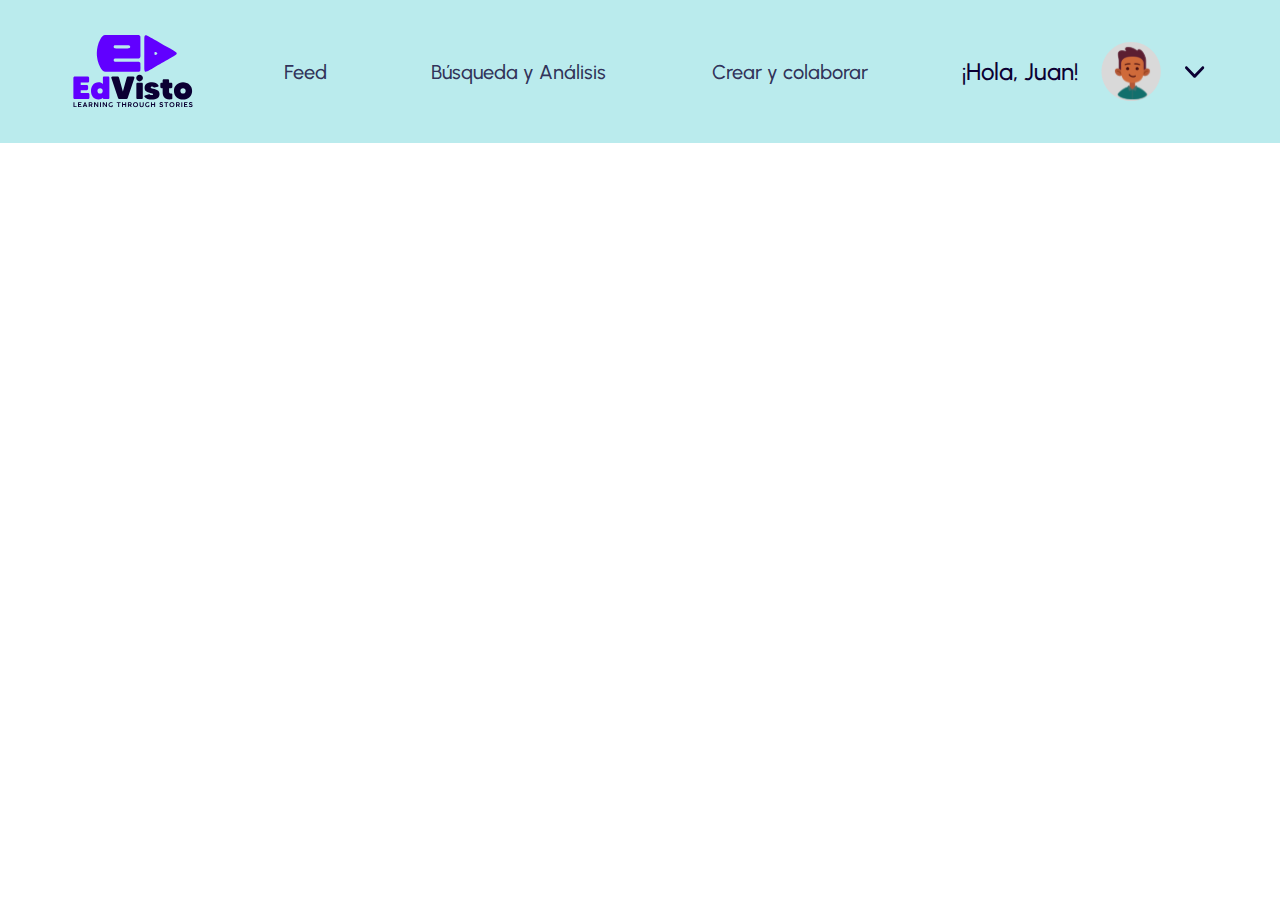
<file: BarraDeNavegacion.html>
<!DOCTYPE html>
<html lang="es">
<head>
    <meta charset="UTF-8">
    <meta name="viewport" content="width=device-width, initial-scale=1.0">
    <link rel="preconnect" href="https://fonts.googleapis.com">
    <link rel="preconnect" href="https://fonts.gstatic.com" crossorigin>
    <link href="https://fonts.googleapis.com/css2?family=Urbanist:wght@400;500;700;800;900&display=swap" rel="stylesheet">
    <title>EdVisto</title>
    <link rel="stylesheet" href="./css/BarraDeNavegacion.css"> 
</head>
<body>
    <header>
        <nav>
            <img src="../images/logo-edvisto.svg" alt="Logo EdVisto" title="Logo EdVisto"  width="120.21px" height="73.18px">   
            
            <section class="botonesNavegacion">
                <button class="botonNavegacion" id="botonFeed" aria-label="Botón módulo feed">Feed</button>
                <button class="botonNavegacion" id="botonBusquedaAnalisis" aria-label="Botón módulo búsqueda y análisis">Búsqueda y Análisis</button>
                <button class="botonNavegacion" id="botonCrearColaborar" aria-label="Botón módulo crear y colaborar">Crear y colaborar</button>
            </section>
            <section class="profile">
                <h2 id="modulo">¡Hola, Juan!</h2>
                <img src="./images/profile.svg"  alt="Icono del perfil" aria-label="Icono del perfil" width="61px" height="61.26px">
                <img src="./images/arrow-profile.svg" alt="Icono desplegable perfil" aria-label="Desplegar opciones del perfil" width="24px" height="24px">
                              
            </section>   
        </nav>
    </header>
    <div id="contenidoModulo"></div>
    <script src="./js/BarraDeNavegacion.js"></script>
</body>
</html>
</file>
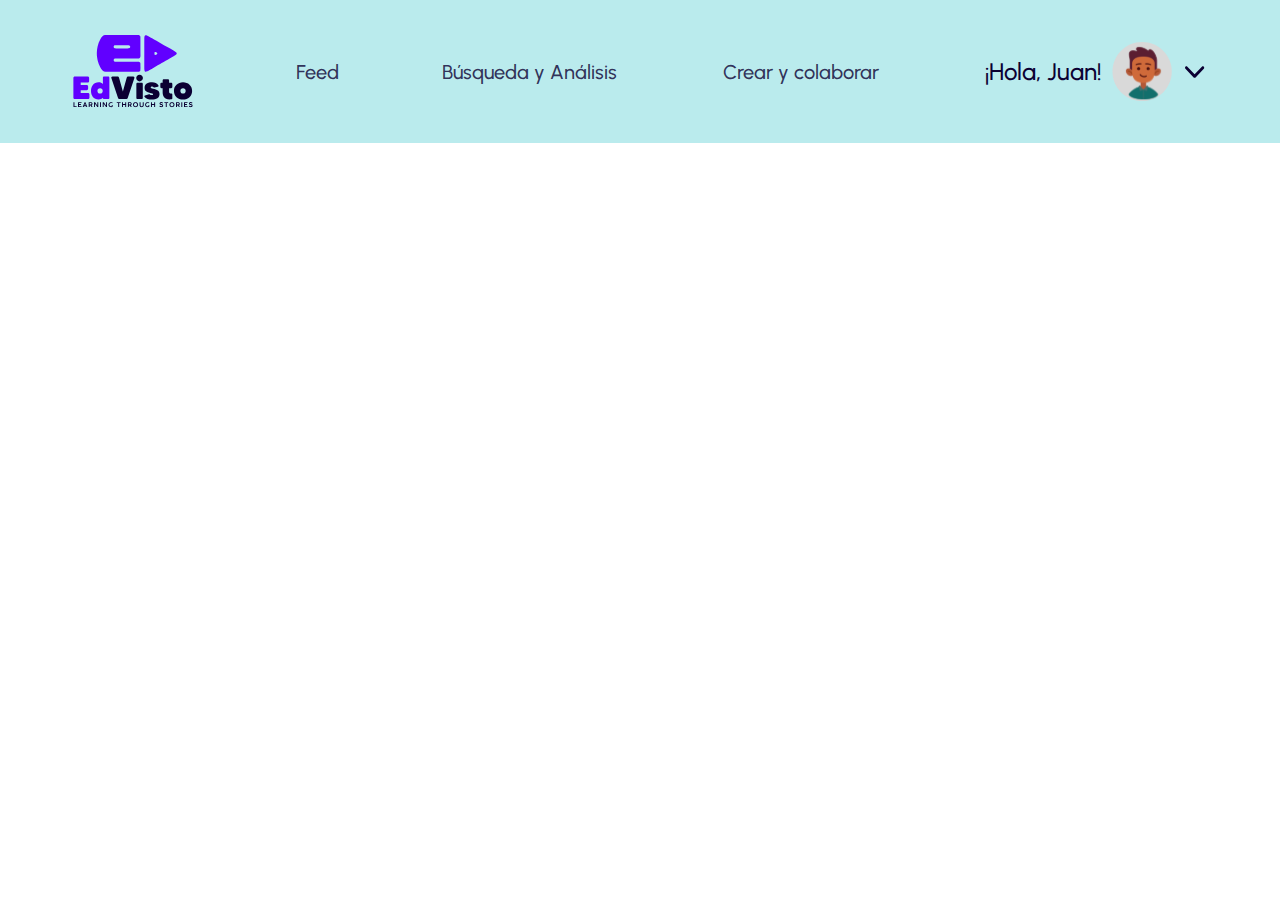
<file: index1.html>
<!DOCTYPE html>
<html lang="es">
<head>
    <meta charset="UTF-8">
    <meta name="viewport" content="width=device-width, initial-scale=1.0">
    <link rel="preconnect" href="https://fonts.googleapis.com">
    <link rel="preconnect" href="https://fonts.gstatic.com" crossorigin>
    <link href="https://fonts.googleapis.com/css2?family=Urbanist:wght@400;500;700;800;900&display=swap" rel="stylesheet">
    <title>EdVisto</title>
    <link rel="stylesheet" href="./css/styles1.css"> 
</head>
<body>
    <header>
        <nav>
            <img src="../images/logo-edvisto.svg" alt="Logo EdVisto" title="Logo EdVisto"  width="120.21px" height="73.18px">   
            
            <section class="botonesNavegacion">
                <button class="botonNavegacion" id="botonFeed" aria-label="Botón módulo feed">Feed</button>
                <button class="botonNavegacion" id="botonBusquedaAnalisis" aria-label="Botón módulo búsqueda y análisis">Búsqueda y Análisis</button>
                <button class="botonNavegacion" id="botonCrearColaborar" aria-label="Botón módulo crear y colaborar">Crear y colaborar</button>
            </section>
            <section class="profile">
                <h2 id="modulo">¡Hola, Juan!</h2>
                <img src="./images/profile.svg"  alt="Icono del perfil" aria-label="Icono del perfil" width="61px" height="61.26px">
                <img src="./images/arrow-profile.svg" alt="Icono desplegable perfil" aria-label="Desplegar opciones del perfil" width="24px" height="24px">
                              
            </section>   
        </nav>
    </header>
    <div id="contenidoModulo"></div>
    <script src="./js/js1.js"></script>
</body>
</html>
</file>
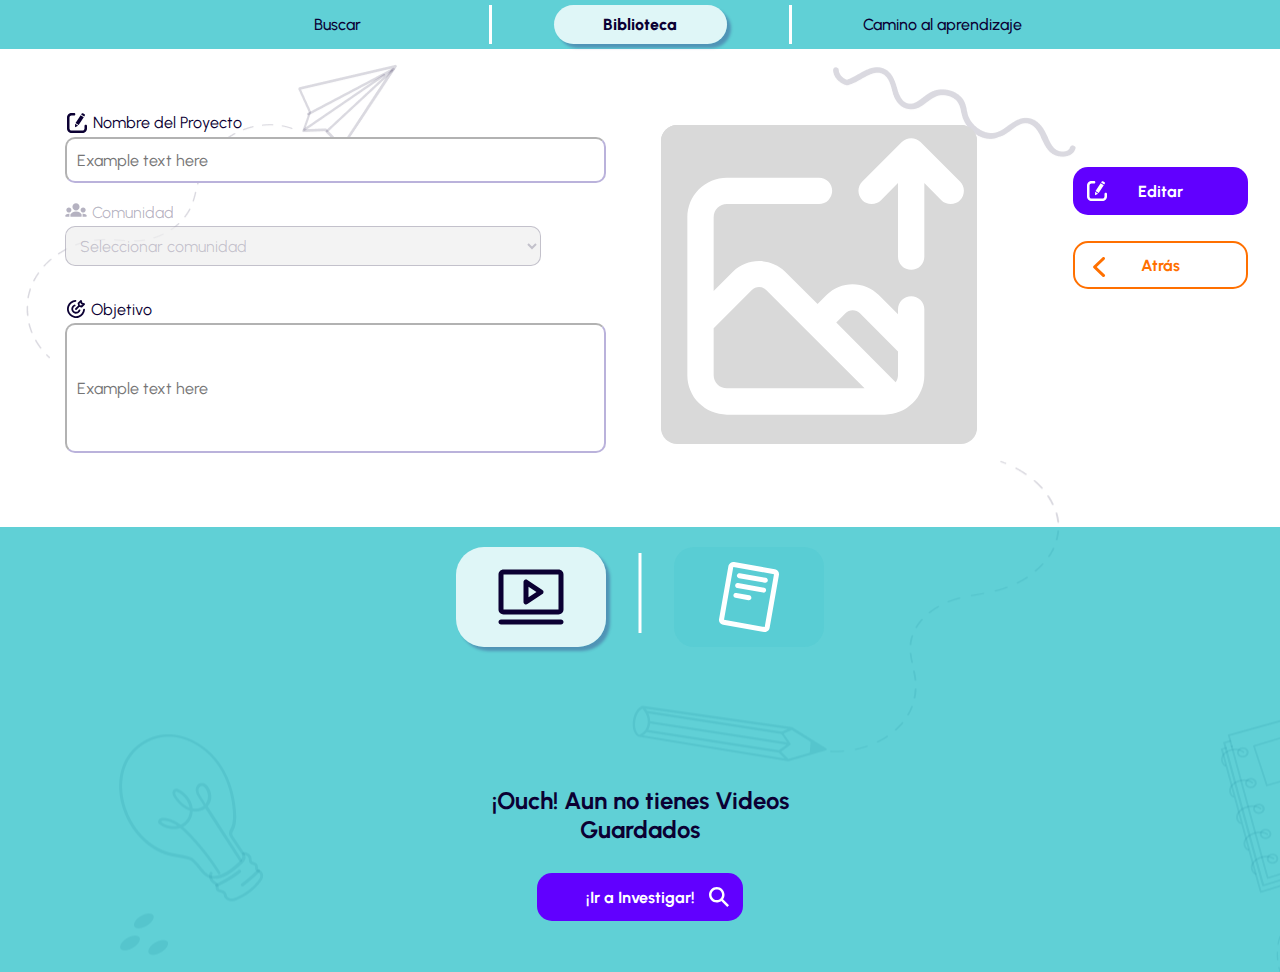
<file: nuevacarpeta.html>
<!DOCTYPE html>
<html lang="es">
<head>
    <meta charset="UTF-8">
    <meta name="viewport" content="width=device-width, initial-scale=1.0">
    <link rel="preconnect" href="https://fonts.googleapis.com">
    <link rel="preconnect" href="https://fonts.gstatic.com" crossorigin>
    <link href="https://fonts.googleapis.com/css2?family=Urbanist:wght@400;500;700;800;900&display=swap" rel="stylesheet">
    <title>Crear Carpeta</title>
    <link rel="stylesheet" href="./css/styles.css"> 
</head>
<body >
    <header>
        <section id="botonesmodulo">
            <div class="botonesmodulo" id="botonesmodulo">
                <div class="buttonssa">
                <button class="button" id="search" aria-label="Botón de Búsqueda" >
                    <a class="a2" href="/busqueda.html">Buscar</a>  
                </button>
                </div>
                <div class="buttonssa" id="buttonlibrary">
                <button class="button" id="save" aria-label="Botón de Biblioteca" >
                    <a class="a2" href="/biblioteca.html">Biblioteca</a>
                </button>
                </div>
                <div class="buttonssa">
                <button class="button" id="analysis" aria-label="Botón de Análisis" >
                    <a class="a2" href="/camino.html">Camino al aprendizaje</a> 
                </button>
                </div>
                </div>
        </section> 
   </header>
   <section class="body1">
    <form action="#" class="Formulario1" novalidate>
            <div id="TextForm">
                <div id="FirstPart">
                    <div class="TextPart">
                        <p><img  class="Icon" id="IconNameProyect" src="./images/nombre-proyecto.svg" alt="Icono nombre del proyecto" width="20px" height="20px">Nombre del Proyecto</p>
                        <input id="NombreProyecto" class="InputNewFolder1" type="text" required placeholder="Example text here" readonly>
                        <div id="PCommunity" >
                            <p><img id="Community" src="./images/community.svg" alt="Icono comunidad" width="22px" height="13.62px">Comunidad</p>
                        <select class="InputNewFolder" name="Seleccionar comunidad" id="SeleccionarComunidad" disabled>
                            <option  value="selecciona" >Seleccionar comunidad</option>
                        </select>
                        </div>
                        <p ><img class="Icon" id="IconObject" src="./images/object.svg" alt="Icono del objetivo" width="18px" height="18px">Objetivo</p>
                        <input class="InputNewFolder1" id="ObjectPart" type="text" required placeholder="Example text here" readonly>
                    </div> 
                    <div class="UploadImage1" id="UploadImage1">
                        <input type="file" id="UploadImageInput" accept="image/" style="display: none;" disabled>
                        <button id="custom-button"><img src="./images/upload-image.svg" alt="Vista previa" id="Upload-Image1"></button>
                    </div>        
                </div>
                            
            </div>
            <div class="BotonesCarpetaCreada">
                <input class="ButtonNewFolder" id="EditButton" type="button" value="Editar">
                <a href="/biblioteca.html">
                    <input class="ButtonNewFolder" id="BackButton" type="button" value="Atrás" >
                </a>
                
            </div>
        </form>
    
        <div id="result_section">
            <div id="tab_btn">
                <div id="api1_btn">
                    <button class="tabButton active" id="search_videos" aria-label="Resultados de videos" data-target="#videos">
                    <img class="default-img" src="./images/videos_tab_white.svg" alt="icono video">
                    <img class="active-image" src="./images/ph_video.svg" alt="icono video">
                    </button></div>
                    <img src="./images/separadorTabs.svg" alt="linea divisora" class="line">
                    <div id="api2_btn"><button class="tabButton" id="search_articles" aria-label="Resultado de articulos" data-target="#articles">
                    <img class="default-img" src="./images/art_tab_white.svg" alt="icono articulo">
                    <img class="active-image" src="./images/tab_articulos.svg" alt="icono articulo"></button></div>
            </div>
            <div class="tab_api1 activo" id="videos" data-content></div>
            <div class="tab_api2" id="articles" data-content></div>
            <div id="save_container"></div>
        </div>

        <div id="BodySaveFolder">
            <h3  id="Save-videos" data-original-message="Mensaje original aquí">¡Ouch! Aun no tienes Videos Guardados</h3>
            <button class="button-investigate">
                <a class="a1" href="/busqueda.html">¡Ir a Investigar!</a>
            </button>
        </div>
   </section>
   <script src="./js/service.js"></script>
    <script src="./js/nuevacarpeta.js"></script>
</body>
</html>
</file>
<file: css/BarraDeNavegacion.css>
:root{
    --violet: #6100FF;
    --tech: #0B0033;
    --orange: #FF7000;
    --caribe70: hsla(183, 75%, 44%, 0.7);
    --white80: hsla(0, 0%, 100%, 0.8);
    --caribe: hsla(183, 75%, 44%, 1);
    --caribe30:  hsla(183, 75%, 44%, 0.3);
}
.botonesNavegacion{
    display: flex;
    justify-content: center;
    width: 100%;
}
.botonNavegacion{
    
    width: 100%;
    block-size: 44px;
    border: none;
    border-radius: 28px;
    background:none;
    cursor: pointer;
    font-family: 'Urbanist', sans-serif;
    color: hsla(253, 100%, 10%, 0.8);
    font-size: 20px;
    font-weight: 500;   
}

h2 {
    font-size: 24px;
    font-weight:500;
    color: var(--tech);
    
}   
nav {
    background: var(--caribe30);
    block-size: 143.18px;
    display: flex;
    justify-content: space-between; 
    overflow: hidden;
    align-items: center;
    padding: 0 72.9px;
}
a{
    text-decoration: none;
    color: inherit;
}
#botonFeed{
    max-width: 144px;
}
#botonBusquedaAnalisis{
    max-width: 281px;
}
#botonCrearColaborar{
    max-width: 262px;
}
.profile{
    display: flex;
    justify-content: space-between;
    align-items: center;
    max-width: 222px;
    width: 100%;
}
body {
    font-family: 'Urbanist', sans-serif;
    text-align: center;   
    margin:0;      
 }
.activo {
    color:hsla(253, 100%, 10%, 1);
    background: hsla(0, 0%, 100%, 0.8);
    box-shadow: 4px 4px 3px 0px hsla(263, 100%, 21%, 0.29);
    font-weight: 800;
}
.profile {
    display: flex;
    justify-content: space-between;
    align-items: center;
    max-width: 245px;
    width: 100%;
}

.icono-perfil {
    width: 61px;
    height: 61.26px;
}

.project {
    height: 32px;
    display: flex;
    justify-content: space-around;
    align-items: center;
    gap: 985px;
    background-color: var(--caribe);
}

.project p {
    color: var(--tech);
    font-size: 18px;
    font-style: normal;
    font-weight: 600;
    line-height: normal;
}
.project a{
    text-decoration: none;
}


.back-btn {
    border: none;
    background-color: var(--caribe);
    display: flex;
    gap: 0;
    align-items: center;
    color: var(--tech);
    font-size: 18px;
    font-style: normal;
    font-weight: 500;
    line-height: normal;
    height: 30px;
    cursor: pointer;
}
</file>
<file: css/styles1.css>
:root{
    --violet: #6100FF;
    --tech: #0B0033;
    --orange: #FF7000;
    --caribe70: hsla(183, 75%, 44%, 0.7);
    --white80: hsla(0, 0%, 100%, 0.8);
    --caribe: hsla(183, 75%, 44%, 1);
    --caribe30:  hsla(183, 75%, 44%, 0.3);
}
.botonesNavegacion{
    display: flex;
    justify-content: center;
    width: 100%;
}
.botonNavegacion{
    
    width: 100%;
    block-size: 44px;
    border: none;
    border-radius: 28px;
    background:none;
    cursor: pointer;
    font-family: 'Urbanist', sans-serif;
    color: hsla(253, 100%, 10%, 0.8);
    font-size: 20px;
    font-weight: 500;   
}

h2 {
    font-size: 24px;
    font-weight:500;
    color: var(--tech);
    
}   
nav {
    background: var(--caribe30);
    block-size: 143.18px;
    display: flex;
    justify-content: space-between; 
    overflow: hidden;
    align-items: center;
    padding: 0 72.9px;
}
a{
    text-decoration: none;
    color: inherit;
}
#botonFeed{
    max-width: 144px;
}
#botonBusquedaAnalisis{
    max-width: 281px;
}
#botonCrearColaborar{
    max-width: 262px;
}
.profile{
    display: flex;
    justify-content: space-between;
    align-items: center;
    max-width: 222px;
    width: 100%;
}
body {
    font-family: 'Urbanist', sans-serif;
    text-align: center;   
    margin:0;      
 }
.activo {
    color:hsla(253, 100%, 10%, 1);
    background: hsla(0, 0%, 100%, 0.8);
    box-shadow: 4px 4px 3px 0px hsla(263, 100%, 21%, 0.29);
    font-weight: 800;
}
</file>
<file: css/styles.css>
@import url('./buttons.css');

:root{
    --violet: #6100FF;
    --tech: #0B0033;
    --tech30:  hsla(253, 100%, 10%, 0.3);
    --orange: #FF7000;
    --caribe70: hsla(183, 75%, 44%, 0.7);
    --white80: hsla(0, 0%, 100%, 0.8);
    --caribe: hsla(183, 75%, 44%, 1);
    --caribe30:  hsla(183, 75%, 44%, 0.3);
}


body {
   font-family: 'Urbanist', sans-serif;
   text-align: center;   
   margin:0;  
   
      
}

main{
    display: flex;
    flex-direction: column;
    background-image: url(../images/frame.png);
}


.body1{
    
    background-image: url(../images/frame.png);
}

.modulo{
    display: flex;
    flex-wrap: wrap;
    justify-content: center;
}
.bannermodulo{
    display: flex;
    justify-content:start;
    align-items: center;
    max-inline-size: 1107px;
    max-block-size: 368px;
    margin: auto;
    margin-top: 94.08px; 
    margin-bottom: 71px;
}
.bienvenida{
    background: var(--tech);
    border-radius: 82px;
    block-size: 95px;
    inline-size: 820px;
    color: white;
    position: relative;
    padding: 59.5px 100px 59.5px 50px;
    z-index: 1;
    left: 70px; 
     
    
}
#logo {
    position: relative;
    z-index: 2; 
    right: 70px; 
    max-inline-size: 100%;
    
}
h3{
    font-size: 24px;
    font-weight: 900;
    line-height: 28.8px;
    margin: 0px 0px 28px 0px;
    
    
}  
.bienvenida p{
   font-weight: 400;   
   margin: auto;
    
}
.tarjetasmodulo{
    display: flex;
    justify-content: center;
    margin-block-end: 85px;
    

}
.tarjeta-buscar{
    background:var(--violet);
    max-inline-size: 300px;
    border-radius: 30px;
    color: white;
    box-shadow: 6px 6px 6px rgba(0, 0, 0, 0.25);
    margin-inline-end: 8px;      
}
.tarjeta-buscar h1{
    margin-block-start: 18px;
}
.tarjeta-buscar p{
    margin-block: 18px;
    
}

.tarjeta-guardar{
    margin-inline: 8px;
    background:var(--violet);
    max-inline-size: 300px;
    border-radius: 30px;
    color: white;  
    box-shadow: 6px 6px 6px rgba(0, 0, 0, 0.25);
}

.tarjeta-guardar h1{
    margin-block-start: 14px;
}
.tarjeta-guardar p{
    margin-block: 14px;
    
}
.tarjeta-analizar{
    background:var(--violet);
    max-inline-size: 300px;
    border-radius: 30px;
    color: white;  
    box-shadow: 6px 6px 6px rgba(0, 0, 0, 0.25); 
    margin-inline-start: 8px;
    
}
.tarjeta-analizar h1{
    margin-block-start: 6px;
}
.tarjeta-analizar p{
    margin-block: 6px;
    
}
h1{
    font-size: 32px;
    font-weight: 900;
    line-height: 38.4px;
    margin-bottom: 0px;
}
.tarjetasmodulo p{
    font-size: 16px;
    font-size: 400;
    line-height: 19.36px;
}
.image-tarjet{
    margin-top: 20px ;
    inline-size: 200px;
    block-size: 200px;
}
#seccionbiblioteca{
    display: flex;
    flex-direction: column;
    align-items: center;
    
}
.bannerseccionbiblioteca{
    display: flex;
    justify-content:center;
    align-items: center;
    block-size: 368px;
    margin: auto;
    margin-top: 44.82px;
    margin-bottom: 33px;
    overflow: auto;
      
}
#saves{
    inline-size: 130px;
    block-size: 131px;
    margin-inline-end: 28px;
    float: inline-start;
}

.bannerseccionbiblioteca .bienvenida{
    inline-size: 889px;
      
}
.carpetasbiblioteca{
    display: flex;
    justify-content: center;
    inline-size: 1009px;
    margin: auto;
    margin-block-end: 100px;

}
.crearNuevaCarpeta{ 
    block-size: 301px;
    inline-size: 315px;
    border: none;
    border-radius: 28px;
    cursor: pointer;
    font-family: 'Urbanist', sans-serif;
    color: white;
    font-size: 24px;
    font-weight: 700;
    display: flex;
    justify-content:center;
    background: var(--orange);
    margin: 0px 16px;
    background-image: url(../images/new-folder1.svg);
    background-repeat: no-repeat;
    background-position: top 118.5px right 117px;
    padding-block-start: 48px;
}
.crearNuevaCarpeta:hover{
    background-image: url(../images/new-folder2.svg);
    background-repeat: no-repeat;
    background-position: top 99px right 95px;
    transition-duration: 0.3s;
    
    
    
}
.carpeta{
    block-size: 301px;
    inline-size: 315px;
    border: none;
    border-radius: 28px;
    cursor: pointer;
    font-family: 'Urbanist', sans-serif;
    color: var(--tech);
    font-size: 24px;
    font-weight: 700;
    display: flex;
    flex-wrap: wrap;
    align-items: flex-start;
    justify-content:center;
    background: var(--caribe70);
    margin: 0px 16px;
}

#FolderName{
    margin-top: 13px;
    margin-block-end: 0px;
    
    
    
}
.carpeta:hover #FolderName{
    margin-top: 25px;
    margin-bottom: 22px;
    text-align: center;
}

#image1{
    block-size: 229px;
    inline-size: 227px;
    
}

.carpeta:hover  {
    block-size: 463px;
    inline-size: 315px;
      
    
   
    
}
#botoncarpeta{
    background-color: var(--violet);
    
    width: 140px;
    height: 48px;
    padding: 12px;
    border-radius: 15px;
    border: none;
    font-family: 'Urbanist', sans-serif;
    font-size: 16px;
    color: white;
    cursor: pointer;
    font-weight: 700;
    margin-block-end: 50.5px;
    background-image: url(../images/arrow-right.svg);
    background-repeat: no-repeat;
    background-position: top 12px right 12px;
    
}
.HoverCarpeta {
    display: none;
    color: white;
    font-size: 16px;
    font-weight: 700;
    transform:translate(0, 10px);

}
.HoverCarpeta p{
    margin-block-start: 23px;
    margin-block-end: 12px;
}
.carpeta:hover .HoverCarpeta{
    display: block;
        
}

#Form1{
    border-radius: 20px;
    border: none;
    inline-size: 777px;
    
        
}
#Form1::backdrop{
    background-color: rgba(0, 0, 0, 0.55);
    
}
.Formulario{  
    color: var(--tech);
    display: flex;
    align-items: center;
    justify-content: center;
    flex-wrap: wrap;
    
}

#NewFolder{
    margin-block-start: 40px;
}
#IconNewFolder{
    margin-inline-end: 12px;
}

.Icon{
    margin-inline-start: 2px;
    margin-inline-end: 6px;
}

#TextForm{
    margin-inline-start: 50px;
}

#FirstPart{
    display: flex;
    flex-wrap: nowrap;
}

input{
    font-family:'Urbanist', sans-serif; 
    font-size: 16px;
    font-weight: 400;
   
   
}

Select{
    font-family:'Urbanist', sans-serif; 
    font-size: 16px;
    font-weight: 400;
    display: flex;
}

#Objetivo{
    inline-size: 666px;
    
}
.InputNewFolder{
    margin-block-start: 4px;
    margin-block-end: 34px;
    inline-size:476px;
    block-size: 40px;
    border-radius: 10px;
    border-color: var(--tech);
    padding-inline-start: 10px;
    
   
}
#SeleccionarComunidad{
    border-color: var(--tech30);
    color: var(--tech30);
}
.Formulario p{
    margin-block: 0px;
    display: flex;
    justify-content: flex-start;
}
#Community{
    margin-inline-end: 5px;
}
#PCommunity{
    color:var(--tech30);
}

.UploadImage{
    inline-size: 163px;
    block-size: 163px;
    background: hsla(0, 0%, 85%, 1);
    border-radius: 16px;
    display: flex ;
    justify-content: center;
    align-items: center;
    margin-inline-start: 27px;
    
}
#Upload-Image{
    cursor: pointer;
    inline-size: 163px;
    block-size: 163px;
    background: hsla(0, 0%, 85%, 1);
    border-radius: 16px;
       
}

#Upload-Image1{
    cursor: pointer;
    inline-size: 316px;
    block-size: 316px;
    background: hsla(0, 0%, 85%, 1);
    border-radius: 16px;
}

#custom-button{
    background: hsla(0, 0%, 85%, 1);
    border-radius: 16px; 
    border: none;  
    padding: 0px;
}

.ButtonNewFolder{
    inline-size: 175px;
    block-size: 48px;
    border-radius: 15px;
    font-weight: 700;
    cursor: pointer;
    margin-block-end: 35px;
    margin-inline:17.5px;
}

.ButtonNewFolder:hover{
    box-shadow: 6px 6px 6px -1px rgba(11, 0, 51, 0.4);
}

#AcceptButton{
    border: none;
    background-color: var(--violet);
    color: white;
    
}
#CancelButton{
    border: 2px solid var(--orange);
    color: var(--orange);
    background-color: white;

}

#ConfirmacionCrearCarpeta{
    block-size: 300px;
    inline-size: 500px;
    border-radius: 20px;
    border: none;
    display: flex;
    flex-wrap: wrap;  
    justify-content: center;
    overflow:hidden;
    display:none;
    
    
}
.HeaderCloseButton{
    height: 63px;
    width: 500px;
    display: flex;
    justify-content: flex-end;
    align-items: center;
}
#CloseButton{
    margin-inline-end: 23px;
    cursor: pointer;
}
.BodyConfirmacionCrearCarpeta{
   display: flex;
   flex-direction: column;
   align-items: center;
   text-align: center;
  

    
}
#botonConfirmacionCarpeta{
    background-color: var(--violet);
    text-align: left;
}
#GreenCheck{
    margin-block: 14.5px;
    

    
}
#H3ConfirmacionCrearCarpeta{
    font-weight: 400;
    text-align: center;
    margin-block-start: 27px;
    margin-block-end: 0px;

}

.TextPart{
    inline-size: 541px;
    block-size: 327px;
    margin-block-start: 64px;
}

#ObjectPart{
    block-size: 124px;
}
.InputNewFolder1{
    margin-block-start: 4px;
    margin-block-end: 20px;
    inline-size:525px;
    block-size: 40px;
    border-radius: 10px;
    border-color: var(--tech30);
    padding-inline-start: 10px;
  
}
.InputNewFolder1[readonly]:focus {
    outline: none;
}
.UploadImage1{
    inline-size: 316px;
    block-size: 316px;
    background: hsla(0, 0%, 85%, 1);
    border-radius: 16px;
    display: flex ;
    justify-content: center;
    align-items: center;
    margin-inline-start: 27px;
    margin-block-start: 77px;
    margin-inline-start: 55px;
}
.Formulario1{  
    color: var(--tech);
    display: flex;
    align-items: center;
    justify-content: center;
    flex-wrap: wrap;
    
}
.Formulario1 p{
    margin-block: 0px;
    display: flex;
    justify-content: flex-start;
}
.BotonesCarpetaCreada{
    display: flex;
    flex-direction: column;
    margin-inline-start: 79px;
    
}
#EditButton{
    border: none;
    background-color: var(--violet);
    color: white;
    margin-block-end: 26px;
    background-image: url(../images/edit.svg);
    background-repeat: no-repeat;
    background-position: top 14px left 14px;
    
}
#BackButton{
    border: 2px solid var(--orange);
    color: var(--orange);
    background-color: white;
    background-image: url(../images/arrow-back.svg);
    background-repeat: no-repeat;
    background-position: top 12px left 12px;

}
/*Busqueda*/
#result_section {
    width: 100%;
    
    margin-top: 85px;
    justify-content: center;
    align-items: center;

}
#tab_btn {
    display: flex;
    flex-direction: row;
    align-items: flex-start;
    background-color:var(--caribe70);
    
}

#api1_btn,
#api2_btn {
    display: flex;
    align-items: center;
    justify-content: center;
    flex-direction: column;
    width: 100%;
}



#search_videos {
    display: flex;
    margin-block: 20px;
    margin-inline-start: 78%;
    margin-inline-end: 74px;
    
}

#search_articles {
    display: flex;
    margin-block: 20px;
    margin-inline-start: 74px;
    margin-inline-end: 78%;
   
}

.line {
    margin-top: 2%;
}

.tabButton {
    border: none;
    background-color: rgba(28, 187, 196, 0.10);
    cursor: pointer;
    margin: 20px;
    width: 150px;
    height: 100px;
    border-radius: 20px;
}
.default-img {
    margin: auto;
}

.active-image {
    margin: auto;
}


.tabButton:active {
    color: hsla(253, 100%, 10%, 1);
    background: hsla(0, 0%, 100%, 0.8);
    box-shadow: 5px 8px 24px gray;
    font-weight: 800;
}
#search_videos .active-image {
    display: block;
}

#search_videos .default-img {
    display: none;
}

#search_articles .default-img {
    display: block;
}

#search_articles .active-image {
    display: none;
}

[data-content] {
    display: none;
}

/* .activo[data-content] {
    color: hsla(253, 100%, 10%, 1);
    font-weight: 800;
    display: block;
    position: relative;
    right: 50%;
    overflow-y: scroll;
    height: 600px;
    scrollbar-color: #6100FFB2;
} */

.active {
    border-radius: 28px;
    background-color: rgba(255, 255, 255, 0.80);
    box-shadow: 4px 4px 3px 0px rgba(40, 0, 105, 0.29)
}

#BodySaveFolder{
    background-color: var(--caribe70);
    display: flex;
    flex-direction: column;
    align-items: center;
}
#Save-videos{
    font-weight: 700;
    color: var(--tech);
    padding-block-start: 120px;
    width: 379px;
    height: 58px;
   

}
.button-investigate{
    width: 206px;
    height: 48px;
    padding: 12px;
    border-radius: 15px;
    background:var(--violet);
    border: none;
    font-family: 'Urbanist', sans-serif;
    font-size: 16px;
    color: white;
    cursor: pointer;
    font-weight: 700;
    margin-block-end: 50.5px;
    background-image: url(../images/search-folder.svg);
    background-repeat: no-repeat;
    background-position: top 14px right 14px;
}

.button-investigate:hover{
    box-shadow: 6px 6px 6px -1px rgba(11, 0, 51, 0.4);
}
.a1{
    color: white;
    text-decoration:none;
}
.a2{
    color:hsla(253, 100%, 10%, 1);
    text-decoration:none;
}
</file>
